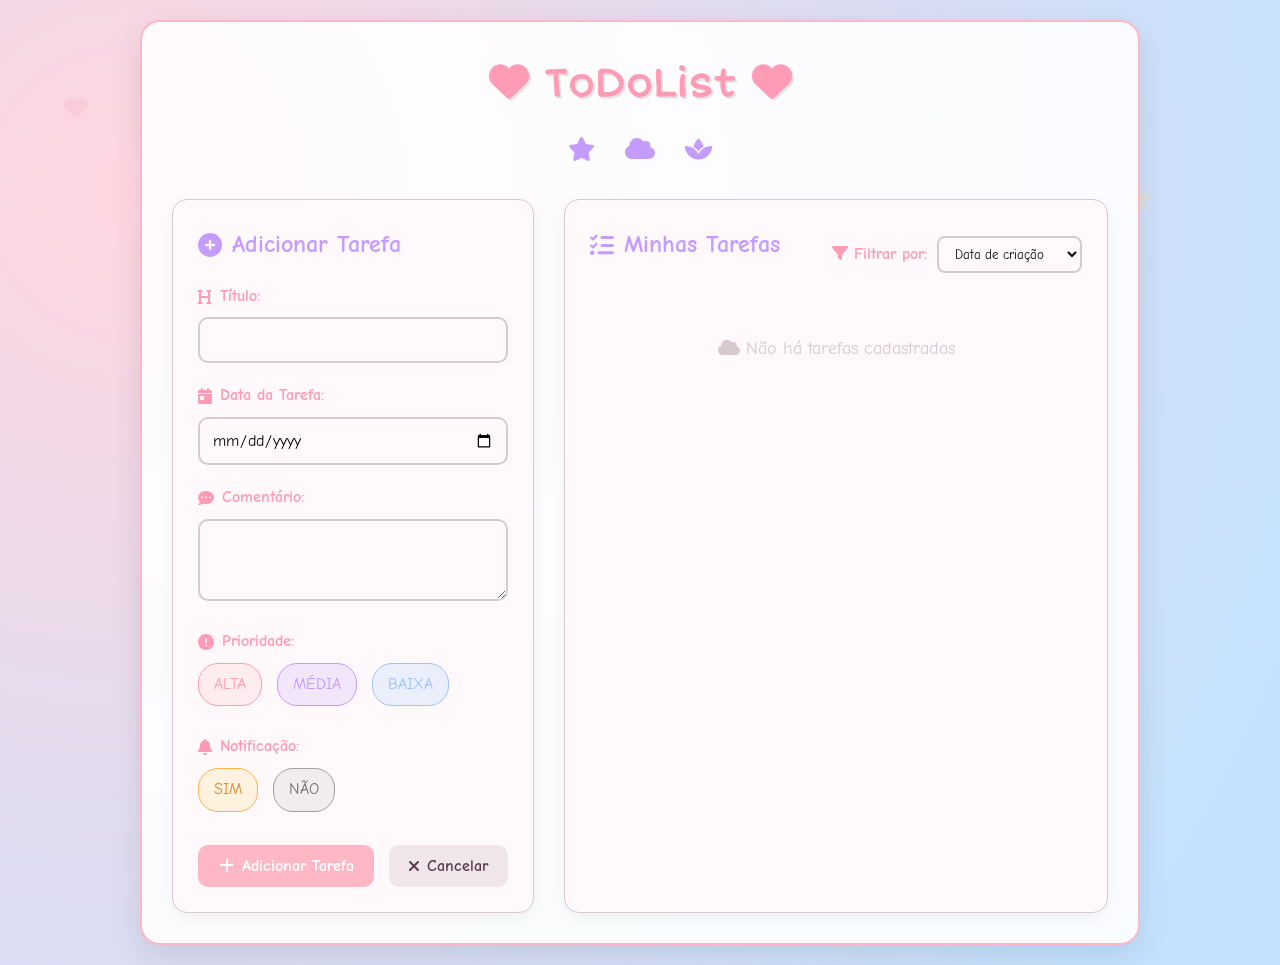
<file: index.html>
<!DOCTYPE html>
<html lang="pt-br">
<head>
    <meta charset="UTF-8">
    <meta name="viewport" content="width=device-width, initial-scale=1.0">
    <title>ToDoList</title>
    <link href="https://fonts.googleapis.com/css2?family=Short+Stack&family=Comic+Neue:wght@300;400;700&display=swap" rel="stylesheet">
    <link rel="stylesheet" href="https://cdnjs.cloudflare.com/ajax/libs/font-awesome/6.0.0-beta3/css/all.min.css">
    <link rel="stylesheet" href="styles.css">
</head>
<body>
    <div class="container">
        <header>
            <h1><i class="fas fa-heart"></i> ToDoList <i class="fas fa-heart"></i></h1>
            <div class="header-decoration">
                <div class="star"><i class="fas fa-star"></i></div>
                <div class="cloud"><i class="fas fa-cloud"></i></div>
                <div class="flower"><i class="fas fa-spa"></i></div>
            </div>
        </header>

        <main>
            <section class="task-form">
                <h2><i class="fas fa-plus-circle"></i> Adicionar Tarefa</h2>
                <form id="taskForm">
                    <div class="form-group">
                        <label for="title"><i class="fas fa-heading"></i> Título:</label>
                        <input type="text" id="title" required>
                    </div>
                    
                    <div class="form-group">
                        <label for="taskDate"><i class="fas fa-calendar-day"></i> Data da Tarefa:</label>
                        <input type="date" id="taskDate" required>
                    </div>
                    
                    <div class="form-group">
                        <label for="comment"><i class="fas fa-comment-dots"></i> Comentário:</label>
                        <textarea id="comment" rows="3"></textarea>
                    </div>
                    
                    <div class="form-group">
                        <label><i class="fas fa-exclamation-circle"></i> Prioridade:</label>
                        <div class="radio-group">
                            <label class="priority-label high">
                                <input type="radio" name="priority" value="ALTA" required> ALTA
                            </label>
                            <label class="priority-label medium">
                                <input type="radio" name="priority" value="MÉDIA"> MÉDIA
                            </label>
                            <label class="priority-label low">
                                <input type="radio" name="priority" value="BAIXA"> BAIXA
                            </label>
                        </div>
                    </div>
                    
                    <div class="form-group">
                        <label><i class="fas fa-bell"></i> Notificação:</label>
                        <div class="radio-group">
                            <label class="notification-label yes">
                                <input type="radio" name="notification" value="SIM" required> SIM
                            </label>
                            <label class="notification-label no">
                                <input type="radio" name="notification" value="NÃO"> NÃO
                            </label>
                        </div>
                    </div>
                    
                    <div class="form-buttons">
                        <button type="submit" class="btn add-btn"><i class="fas fa-plus"></i> Adicionar Tarefa</button>
                        <button type="button" id="cancelBtn" class="btn cancel-btn"><i class="fas fa-times"></i> Cancelar</button>
                    </div>
                    <input type="hidden" id="taskId">
                </form>
            </section>

            <section class="task-list">
                <div class="list-header">
                    <h2><i class="fas fa-tasks"></i> Minhas Tarefas</h2>
                    <div class="filter-group">
                        <label for="filter"><i class="fas fa-filter"></i> Filtrar por:</label>
                        <select id="filter">
                            <option value="creationDate">Data de criação</option>
                            <option value="taskDate">Data da tarefa</option>
                            <option value="priority">Prioridade</option>
                            <option value="title">Ordem alfabética</option>
                        </select>
                    </div>
                </div>
                
                <div id="tasksContainer">
                </div>
            </section>
        </main>
    </div>

    <div class="decoration-elements">
        <div class="heart"><i class="fas fa-heart"></i></div>
        <div class="star"><i class="fas fa-star"></i></div>
        <div class="flower"><i class="fas fa-spa"></i></div>
    </div>

    <script src="script.js"></script>
</body>
</html>
</file>
<file: styles.css>
:root {
    --pink-light: #FFD6E0;
    --pink: #FFB7C5;
    --pink-dark: #FF9BB4;
    --purple-light: #E2C2FF;
    --purple: #C49BFF;
    --blue-light: #C4E2FF;
    --blue: #9BC4FF;
    --yellow-light: #FFF2C4;
    --yellow: #FFE59B;
    --white: #FFF9FB;
    --gray-light: #F0E6EA;
    --gray: #D8C9D1;
}

* {
    margin: 0;
    padding: 0;
    box-sizing: border-box;
}

body {
    font-family: 'Comic Neue', cursive;
    background-color: var(--white);
    color: #5A3D4D;
    line-height: 1.6;
    padding: 20px;
    background-image: radial-gradient(circle at 10% 20%, var(--pink-light) 0%, var(--blue-light) 90%);
}

.container {
    max-width: 1000px;
    margin: 0 auto;
    background-color: rgba(255, 255, 255, 0.9);
    border-radius: 20px;
    padding: 30px;
    box-shadow: 0 10px 30px rgba(0, 0, 0, 0.1);
    position: relative;
    overflow: hidden;
    border: 2px solid var(--pink);
}

header {
    text-align: center;
    margin-bottom: 30px;
    position: relative;
}

header h1 {
    font-family: 'Short Stack', cursive;
    color: var(--pink-dark);
    font-size: 2.5rem;
    margin-bottom: 15px;
    text-shadow: 2px 2px 0px rgba(0, 0, 0, 0.1);
}

.header-decoration {
    display: flex;
    justify-content: center;
    gap: 30px;
    margin-top: 15px;
}

.header-decoration div {
    font-size: 1.5rem;
    color: var(--purple);
    animation: float 3s ease-in-out infinite;
}

.header-decoration .star {
    animation-delay: 0.2s;
}

.header-decoration .cloud {
    animation-delay: 0.4s;
}

.header-decoration .flower {
    animation-delay: 0.6s;
}

main {
    display: grid;
    grid-template-columns: 1fr 1.5fr;
    gap: 30px;
}

.task-form, .task-list {
    background-color: var(--white);
    padding: 25px;
    border-radius: 15px;
    box-shadow: 0 5px 15px rgba(0, 0, 0, 0.05);
    border: 1px solid var(--gray);
}

.task-form h2, .task-list h2 {
    color: var(--purple);
    margin-bottom: 20px;
    font-size: 1.5rem;
    display: flex;
    align-items: center;
    gap: 10px;
}

.form-group {
    margin-bottom: 20px;
}

.form-group label {
    display: block;
    margin-bottom: 8px;
    font-weight: bold;
    color: var(--pink-dark);
    display: flex;
    align-items: center;
    gap: 8px;
}

.form-group input[type="text"],
.form-group input[type="date"],
.form-group textarea,
.form-group select {
    width: 100%;
    padding: 12px;
    border: 2px solid var(--gray);
    border-radius: 10px;
    font-family: 'Comic Neue', cursive;
    font-size: 1rem;
    background-color: var(--white);
    transition: all 0.3s;
}

.form-group input[type="text"]:focus,
.form-group input[type="date"]:focus,
.form-group textarea:focus,
.form-group select:focus {
    outline: none;
    border-color: var(--pink);
    box-shadow: 0 0 0 3px rgba(255, 183, 197, 0.3);
}

.form-group textarea {
    resize: vertical;
    min-height: 80px;
}

.radio-group {
    display: flex;
    gap: 15px;
    margin-top: 8px;
}

.radio-group label {
    padding: 8px 15px;
    border-radius: 20px;
    cursor: pointer;
    font-weight: normal;
    transition: all 0.3s;
    display: flex;
    align-items: center;
    gap: 5px;
}

.priority-label.high {
    background-color: rgba(255, 183, 197, 0.2);
    border: 1px solid var(--pink-dark);
    color: var(--pink-dark);
}

.priority-label.medium {
    background-color: rgba(196, 155, 255, 0.2);
    border: 1px solid var(--purple);
    color: var(--purple);
}

.priority-label.low {
    background-color: rgba(155, 196, 255, 0.2);
    border: 1px solid var(--blue);
    color: var(--blue);
}

.notification-label.yes {
    background-color: rgba(255, 226, 155, 0.3);
    border: 1px solid #FFB347;
    color: #E68A2E;
}

.notification-label.no {
    background-color: rgba(210, 210, 210, 0.3);
    border: 1px solid #A0A0A0;
    color: #707070;
}

.radio-group input[type="radio"] {
    display: none;
}

.radio-group input[type="radio"]:checked + span {
    font-weight: bold;
}

.priority-label.high input[type="radio"]:checked ~ span {
    color: var(--pink-dark);
}

.priority-label.medium input[type="radio"]:checked ~ span {
    color: var(--purple);
}

.priority-label.low input[type="radio"]:checked ~ span {
    color: var(--blue);
}

.notification-label.yes input[type="radio"]:checked ~ span {
    color: #E68A2E;
}

.notification-label.no input[type="radio"]:checked ~ span {
    color: #707070;
}

.form-buttons {
    display: flex;
    gap: 15px;
    margin-top: 25px;
}

.btn {
    padding: 12px 20px;
    border: none;
    border-radius: 10px;
    font-family: 'Comic Neue', cursive;
    font-size: 1rem;
    font-weight: bold;
    cursor: pointer;
    transition: all 0.3s;
    display: flex;
    align-items: center;
    justify-content: center;
    gap: 8px;
}

.add-btn {
    background-color: var(--pink);
    color: white;
    flex: 1;
}

.add-btn:hover {
    background-color: var(--pink-dark);
    transform: translateY(-2px);
    box-shadow: 0 5px 10px rgba(255, 155, 180, 0.3);
}

.cancel-btn {
    background-color: var(--gray-light);
    color: #5A3D4D;
}

.cancel-btn:hover {
    background-color: var(--gray);
    transform: translateY(-2px);
}

.list-header {
    display: flex;
    justify-content: space-between;
    align-items: center;
    margin-bottom: 20px;
}

.filter-group {
    display: flex;
    align-items: center;
    gap: 10px;
}

.filter-group label {
    color: var(--pink-dark);
    font-weight: bold;
}

.filter-group select {
    padding: 8px 12px;
    border-radius: 8px;
    border: 2px solid var(--gray);
    background-color: var(--white);
    font-family: 'Comic Neue', cursive;
}

.task {
    background-color: var(--white);
    border-radius: 12px;
    padding: 15px;
    margin-bottom: 15px;
    box-shadow: 0 3px 10px rgba(0, 0, 0, 0.05);
    border-left: 5px solid var(--pink);
    transition: all 0.3s;
    position: relative;
    overflow: hidden;
}

.task:hover {
    transform: translateY(-3px);
    box-shadow: 0 5px 15px rgba(0, 0, 0, 0.1);
}

.task.high-priority {
    border-left-color: var(--pink-dark);
    background-color: rgba(255, 183, 197, 0.1);
}

.task.medium-priority {
    border-left-color: var(--purple);
    background-color: rgba(196, 155, 255, 0.1);
}

.task.low-priority {
    border-left-color: var(--blue);
    background-color: rgba(155, 196, 255, 0.1);
}

.task-header {
    display: flex;
    justify-content: space-between;
    align-items: center;
    margin-bottom: 10px;
}

.task-title {
    font-weight: bold;
    color: var(--pink-dark);
    font-size: 1.1rem;
    display: flex;
    align-items: center;
    gap: 8px;
}

.task-date {
    font-size: 0.9rem;
    color: #7A5C6B;
    background-color: rgba(255, 255, 255, 0.7);
    padding: 3px 8px;
    border-radius: 10px;
    display: inline-flex;
    align-items: center;
    gap: 5px;
}

.task-description {
    color: #5A3D4D;
    margin-bottom: 10px;
    line-height: 1.5;
}

.task-priority {
    display: inline-block;
    padding: 3px 10px;
    border-radius: 10px;
    font-size: 0.8rem;
    font-weight: bold;
    margin-right: 10px;
}

.high-priority .task-priority {
    background-color: var(--pink);
    color: white;
}

.medium-priority .task-priority {
    background-color: var(--purple);
    color: white;
}

.low-priority .task-priority {
    background-color: var(--blue);
    color: white;
}

.task-details {
    max-height: 0;
    overflow: hidden;
    transition: max-height 0.5s ease;
    margin-top: 10px;
    padding-left: 10px;
    border-left: 2px dashed var(--pink);
}

.task-details.show {
    max-height: 200px;
    margin-top: 15px;
}

.detail-item {
    margin-bottom: 8px;
    display: flex;
    align-items: center;
    gap: 8px;
    font-size: 0.9rem;
    color: #7A5C6B;
}

.task-actions {
    display: flex;
    gap: 10px;
    margin-top: 15px;
    justify-content: flex-end;
}

.action-btn {
    padding: 6px 12px;
    border: none;
    border-radius: 8px;
    font-size: 0.9rem;
    cursor: pointer;
    transition: all 0.3s;
    display: flex;
    align-items: center;
    gap: 5px;
}

.details-btn {
    background-color: var(--yellow-light);
    color: #E68A2E;
}

.details-btn:hover {
    background-color: var(--yellow);
}

.edit-btn {
    background-color: var(--blue-light);
    color: var(--blue);
}

.edit-btn:hover {
    background-color: var(--blue);
    color: white;
}

.delete-btn {
    background-color: var(--pink-light);
    color: var(--pink-dark);
}

.delete-btn:hover {
    background-color: var(--pink);
    color: white;
}

.empty-message {
    text-align: center;
    padding: 30px;
    color: var(--gray);
    font-size: 1.1rem;
}

.notification-bell {
    position: absolute;
    top: 15px;
    right: 15px;
    color: var(--yellow);
    font-size: 0.9rem;
}

.decoration-elements {
    position: fixed;
    width: 100%;
    height: 100%;
    top: 0;
    left: 0;
    pointer-events: none;
    z-index: -1;
}

.decoration-elements div {
    position: absolute;
    font-size: 1.5rem;
    opacity: 0.3;
    animation: float 6s ease-in-out infinite;
}

.decoration-elements .heart {
    top: 10%;
    left: 5%;
    color: var(--pink);
    animation-delay: 0.5s;
}

.decoration-elements .star {
    top: 20%;
    right: 10%;
    color: var(--yellow);
    animation-delay: 1s;
}

.decoration-elements .flower {
    bottom: 15%;
    left: 15%;
    color: var(--purple);
    animation-delay: 1.5s;
}

@keyframes float {
    0% {
        transform: translateY(0) rotate(0deg);
    }
    50% {
        transform: translateY(-10px) rotate(5deg);
    }
    100% {
        transform: translateY(0) rotate(0deg);
    }
}

@media (max-width: 768px) {
    main {
        grid-template-columns: 1fr;
    }
    
    header h1 {
        font-size: 2rem;
    }
    
    .radio-group {
        flex-direction: column;
        gap: 8px;
    }
    
    .form-buttons {
        flex-direction: column;
    }
    
    .list-header {
        flex-direction: column;
        align-items: flex-start;
        gap: 10px;
    }
}
</file>
